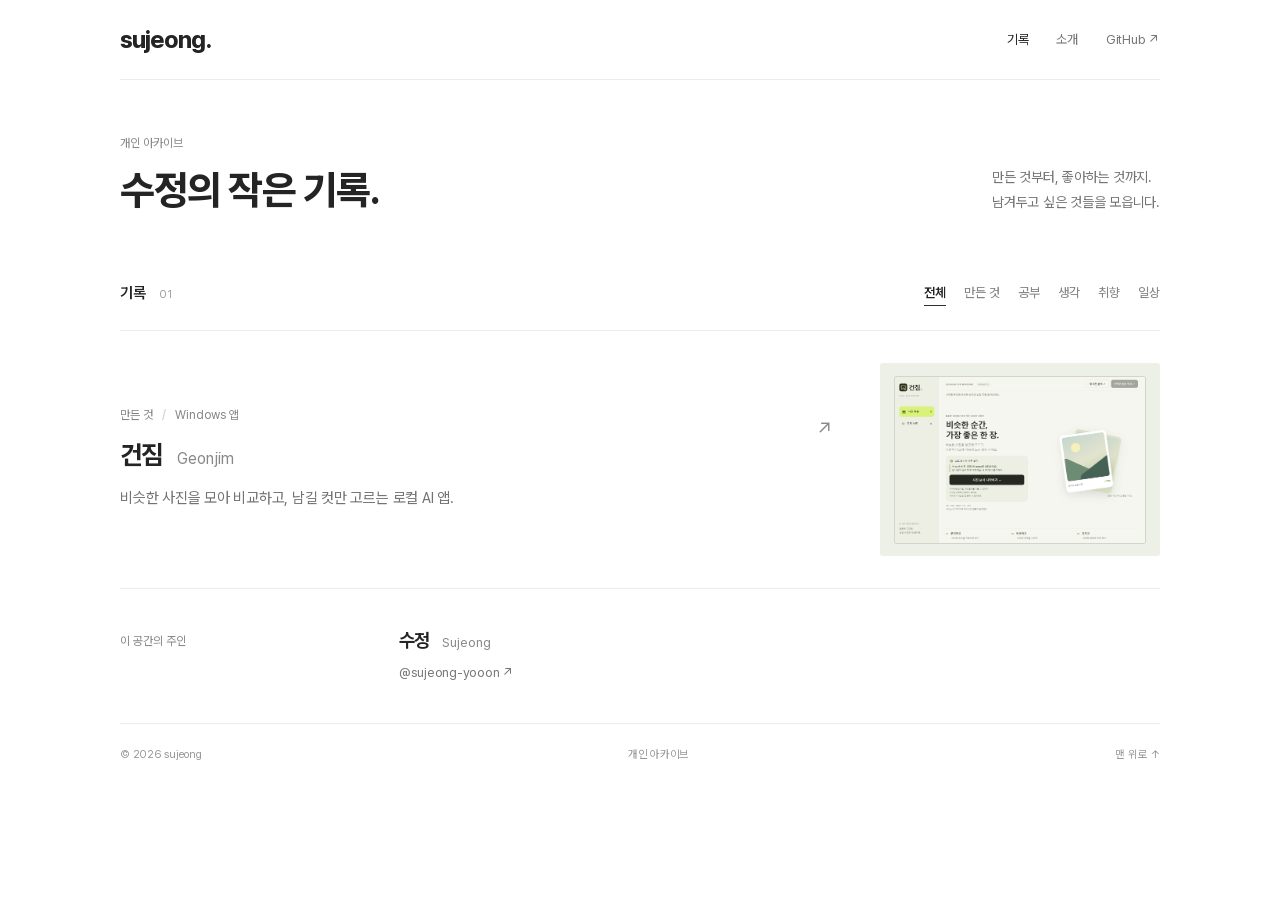
<file: index.html>
<!doctype html>
<html lang="ko"><head><meta charset="utf-8"><meta name="viewport" content="width=device-width,initial-scale=1"><meta name="robots" content="noindex,nofollow"><meta name="description" content="수정의 개인 아카이브."><title>수정의 기록 · Sujeong</title><link rel="icon" href="assets/favicon.svg" type="image/svg+xml"><link rel="stylesheet" href="styles.css"><link rel="stylesheet" href="archive.css"><link rel="preload" href="assets/fonts/PretendardVariable.woff2" as="font" type="font/woff2" crossorigin><link rel="stylesheet" href="typography.css"><script src="app.js" defer></script></head>
<body class="personal-archive"><a class="skip" href="#main">본문으로 이동</a>
<header class="site-nav"><div class="nav-inner"><a class="wordmark" href="./">sujeong<span>.</span></a><nav aria-label="주요 메뉴"><a href="#entries" class="current">기록</a><a href="#about">소개</a><a href="https://github.com/sujeong-yooon" target="_blank" rel="noopener noreferrer" aria-label="GitHub 프로필 새 창에서 열기">GitHub ↗</a></nav></div></header>
<main id="main" class="wrap"><section class="archive-intro"><div><span class="small-label">개인 아카이브</span><h1>수정의 작은 기록<span>.</span></h1></div><p>만든 것부터, 좋아하는 것까지.<br> 남겨두고 싶은 것들을 모읍니다.</p></section>
<section id="entries" aria-labelledby="entries-title"><div class="archive-tools"><h2 id="entries-title">기록 <span id="entry-count">01</span></h2><div class="filters" role="group" aria-label="기록 분류"><button class="active" data-filter="all" aria-pressed="true">전체</button><button data-filter="made" aria-pressed="false">만든 것</button><button data-filter="study" aria-pressed="false">공부</button><button data-filter="thought" aria-pressed="false">생각</button><button data-filter="taste" aria-pressed="false">취향</button><button data-filter="daily" aria-pressed="false">일상</button></div></div>
<div class="entry-grid" aria-live="polite"><article class="entry" data-category="made"><a class="entry-cover archive-cover" href="projects/geonjim.html" aria-label="건짐 프로젝트 보기"><div class="cover-identity"><span class="project-number">01 / PROJECT</span><div><img src="assets/geonjim-icon.svg" alt="" width="56" height="56"><strong>Geonjim<span>건짐</span></strong></div><p>Photo curation,<br>on your device.</p><span class="cover-platform">Windows · Local AI</span></div><div class="screen-mat"><img class="real-screen" src="assets/geonjim-screen.png" alt="건짐 0.2.3 실제 사진 분석 시작 화면" width="1280" height="850" fetchpriority="high"></div></a><div class="entry-caption"><div><div class="entry-meta"><span>만든 것</span><span class="meta-divider">/</span><span>Windows 앱</span></div><h3><a href="projects/geonjim.html">건짐 <span>Geonjim</span></a></h3><p>비슷한 사진을 모아 비교하고, 남길 컷만 고르는 로컬 AI 앱.</p></div><a class="entry-arrow" href="projects/geonjim.html" aria-label="건짐 프로젝트 보기">↗</a></div></article></div>
<p id="empty-entries" class="empty-state" role="status" hidden>아직 게시한 기록이 없어요.</p></section>
<section id="about" class="archive-about"><span class="small-label">이 공간의 주인</span><div><h2>수정 <span>Sujeong</span></h2><a href="https://github.com/sujeong-yooon" target="_blank" rel="noopener noreferrer">@sujeong-yooon ↗</a></div></section></main>
<footer class="wrap site-footer"><span>© <span data-year>2026</span> sujeong</span><span>개인 아카이브</span><a href="#main">맨 위로 ↑</a></footer></body></html>
</file>
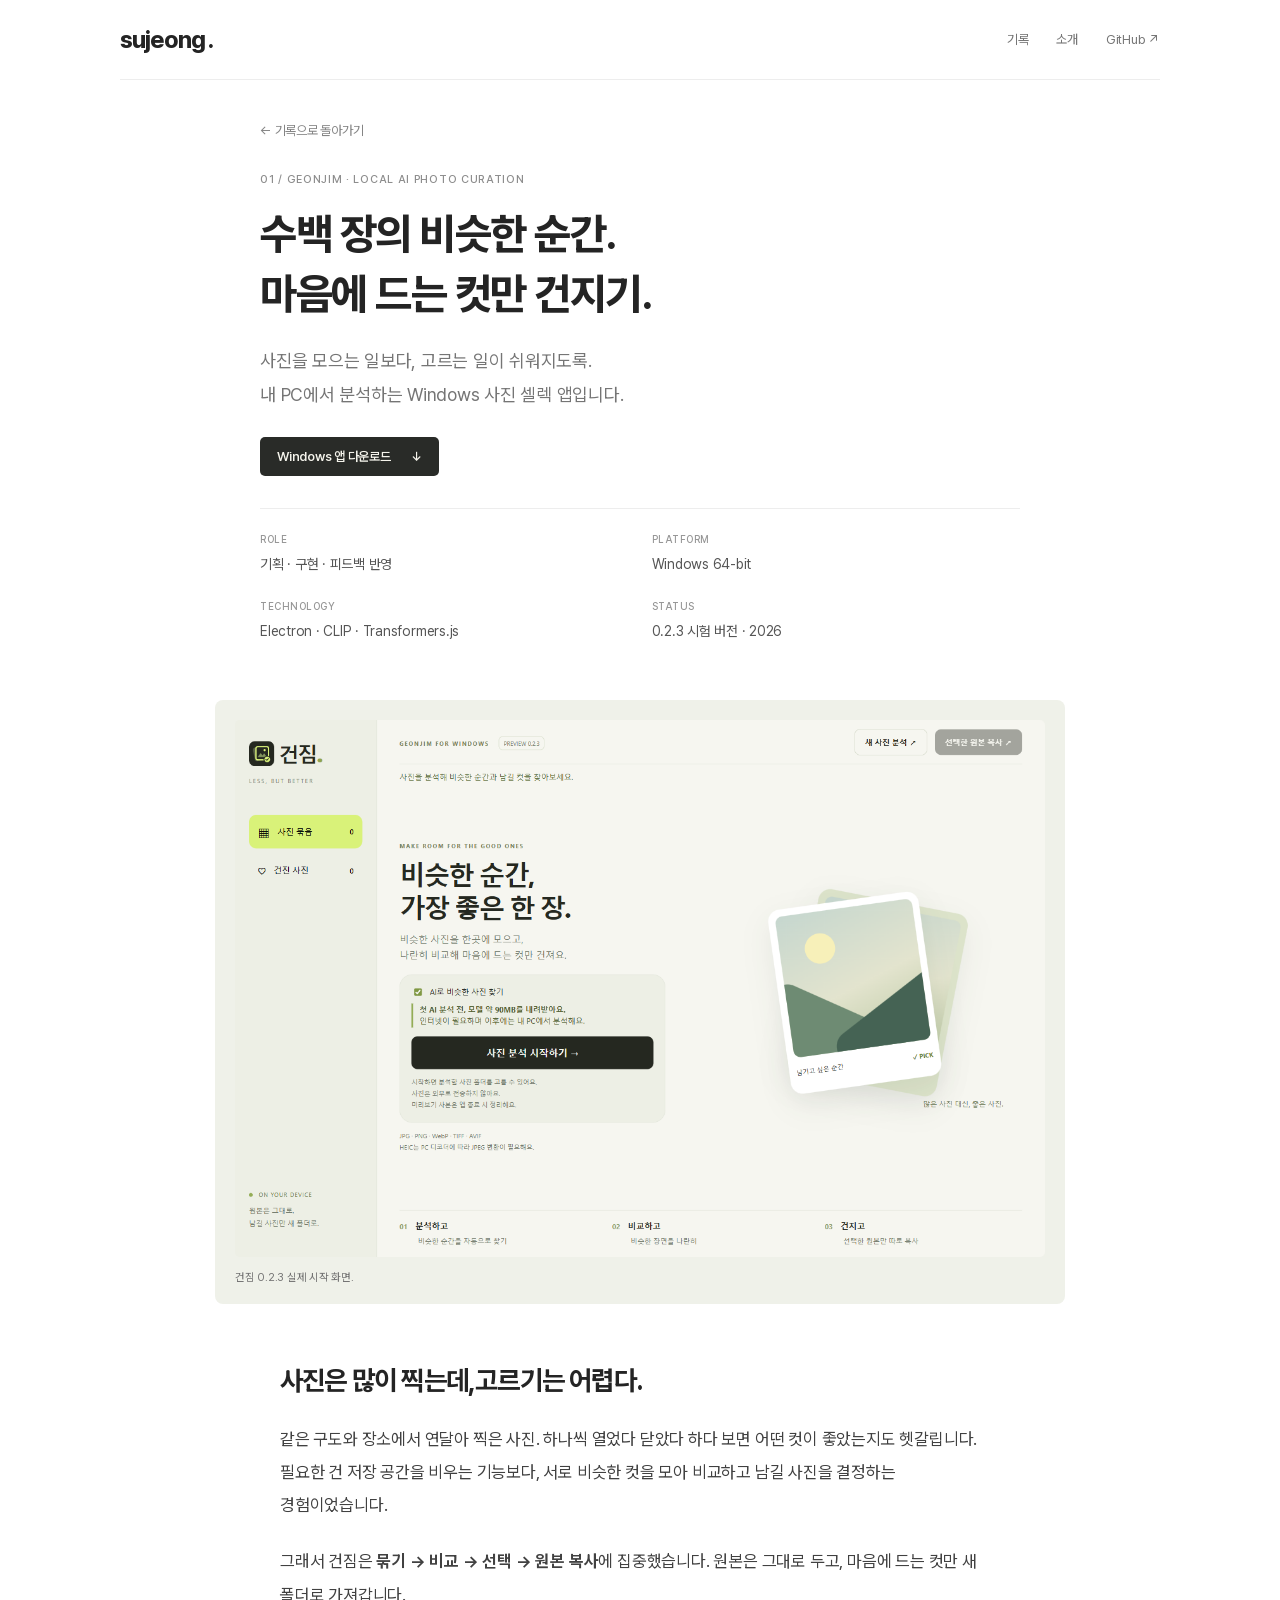
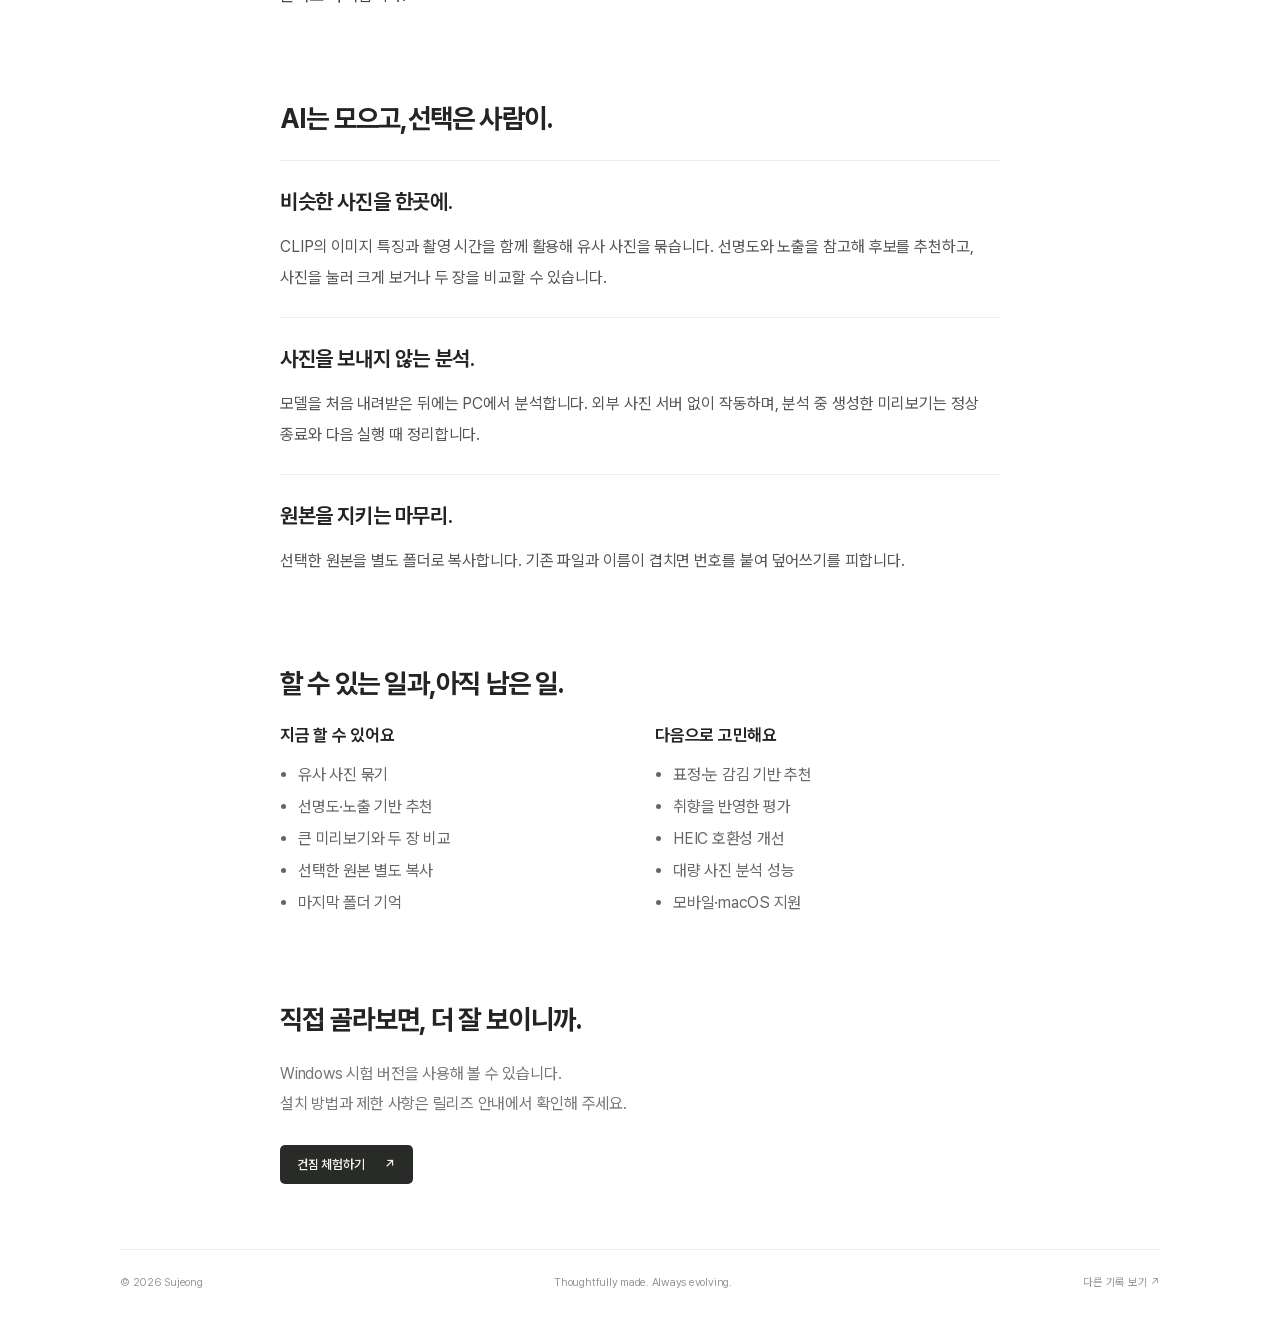
<file: projects/geonjim.html>
<!doctype html><html lang="ko"><head><meta charset="utf-8"><meta name="viewport" content="width=device-width,initial-scale=1"><meta name="robots" content="noindex,nofollow"><meta name="description" content="건짐 — 로컬 AI 사진 셀렉 앱을 만들고 피드백으로 개선한 기록."><title>건짐 — Sujeong</title><link rel="icon" href="../assets/favicon.svg" type="image/svg+xml"><link rel="stylesheet" href="../styles.css"><link rel="preload" href="../assets/fonts/PretendardVariable.woff2" as="font" type="font/woff2" crossorigin><link rel="stylesheet" href="../typography.css"><script src="../app.js" defer></script></head><body>
<a class="skip" href="#main">본문으로 이동</a><header class="site-nav"><div class="nav-inner"><a class="wordmark" href="../" aria-label="Sujeong 홈">sujeong<span>.</span></a><nav aria-label="주요 메뉴"><a href="../#entries">기록</a><a href="../#about">소개</a><a class="nav-contact" href="https://github.com/sujeong-yooon" target="_blank" rel="noopener noreferrer">GitHub ↗</a></nav></div></header>
<main id="main" class="wrap"><section class="case-hero"><a class="breadcrumb" href="../#entries">← 기록으로 돌아가기</a><p class="eyebrow">01 / GEONJIM · LOCAL AI PHOTO CURATION</p><h1>수백 장의 비슷한 순간.<br>마음에 드는 컷만 건지기.</h1><p class="case-lead">사진을 모으는 일보다, 고르는 일이 쉬워지도록.<br>내 PC에서 분석하는 Windows 사진 셀렉 앱입니다.</p><div class="case-actions"><a class="round-link" href="https://github.com/sujeong-yooon/geonjim-releases/releases/tag/v0.2.3" target="_blank" rel="noopener noreferrer">Windows 앱 다운로드 <span aria-hidden="true">↓</span></a></div><dl class="case-meta"><div><dt>ROLE</dt><dd>기획 · 구현 · 피드백 반영</dd></div><div><dt>PLATFORM</dt><dd>Windows 64-bit</dd></div><div><dt>TECHNOLOGY</dt><dd>Electron · CLIP · Transformers.js</dd></div><div><dt>STATUS</dt><dd>0.2.3 시험 버전 · 2026</dd></div></dl></section>
<figure class="case-image"><img src="../assets/geonjim-screen.png" alt="건짐 사진 분석 시작 화면" width="1280" height="850"><figcaption class="muted" style="font-size:11px;margin-top:14px">건짐 0.2.3 실제 시작 화면.</figcaption></figure>
<section class="case-section"><h2><span>THE PROBLEM</span>사진은 많이 찍는데,<br>고르기는 어렵다.</h2><div class="case-body"><p>같은 구도와 장소에서 연달아 찍은 사진. 하나씩 열었다 닫았다 하다 보면 어떤 컷이 좋았는지도 헷갈립니다. 필요한 건 저장 공간을 비우는 기능보다, 서로 비슷한 컷을 모아 비교하고 남길 사진을 결정하는 경험이었습니다.</p><p>그래서 건짐은 <strong>묶기 → 비교 → 선택 → 원본 복사</strong>에 집중했습니다. 원본은 그대로 두고, 마음에 드는 컷만 새 폴더로 가져갑니다.</p></div></section>
<section class="case-section"><h2><span>THE EXPERIENCE</span>AI는 모으고,<br>선택은 사람이.</h2><div class="case-body"><div class="decision"><h3>비슷한 사진을 한곳에.</h3><p>CLIP의 이미지 특징과 촬영 시간을 함께 활용해 유사 사진을 묶습니다. 선명도와 노출을 참고해 후보를 추천하고, 사진을 눌러 크게 보거나 두 장을 비교할 수 있습니다.</p></div><div class="decision"><h3>사진을 보내지 않는 분석.</h3><p>모델을 처음 내려받은 뒤에는 PC에서 분석합니다. 외부 사진 서버 없이 작동하며, 분석 중 생성한 미리보기는 정상 종료와 다음 실행 때 정리합니다.</p></div><div class="decision"><h3>원본을 지키는 마무리.</h3><p>선택한 원본을 별도 폴더로 복사합니다. 기존 파일과 이름이 겹치면 번호를 붙여 덮어쓰기를 피합니다.</p></div></div></section>


<section class="case-section"><h2><span>HONEST SCOPE</span>할 수 있는 일과,<br>아직 남은 일.</h2><div class="scope"><div><h3>지금 할 수 있어요</h3><ul><li>유사 사진 묶기</li><li>선명도·노출 기반 추천</li><li>큰 미리보기와 두 장 비교</li><li>선택한 원본 별도 복사</li><li>마지막 폴더 기억</li></ul></div><div><h3>다음으로 고민해요</h3><ul><li>표정·눈 감김 기반 추천</li><li>취향을 반영한 평가</li><li>HEIC 호환성 개선</li><li>대량 사진 분석 성능</li><li>모바일·macOS 지원</li></ul></div></div></section>
<section class="case-end"><h2>직접 골라보면, 더 잘 보이니까.</h2><p>Windows 시험 버전을 사용해 볼 수 있습니다.<br>설치 방법과 제한 사항은 릴리즈 안내에서 확인해 주세요.</p><a class="round-link" href="https://github.com/sujeong-yooon/geonjim-releases/releases/tag/v0.2.3" target="_blank" rel="noopener noreferrer">건짐 체험하기 <span aria-hidden="true">↗</span></a></section></main>
<footer class="wrap site-footer"><span>© <span data-year>2026</span> Sujeong</span><span>Thoughtfully made. Always evolving.</span><a href="../#entries">다른 기록 보기 ↗</a></footer></body></html>
</file>
<file: styles.css>
:root{--bg:#faf9f6;--ink:#272725;--muted:#77766f;--line:#e5e3dc;--accent:#b46b3f;--max:1080px}*{box-sizing:border-box}[hidden]{display:none!important}html{scroll-behavior:smooth;scroll-padding-top:100px}body{margin:0;background:var(--bg);color:var(--ink);font-family:-apple-system,BlinkMacSystemFont,'Segoe UI','Malgun Gothic',sans-serif;-webkit-font-smoothing:antialiased;word-break:keep-all}h1,h2,h3,p{margin:0}a{color:inherit;text-decoration:none}button{font:inherit;cursor:pointer;color:inherit;border:0;background:transparent}img{max-width:100%;height:auto;display:block}a:focus-visible,button:focus-visible{outline:3px solid #8b9a65;outline-offset:5px}::selection{background:#e9e5ce}.wrap,.nav-inner{width:min(var(--max),calc(100% - 80px));margin:auto}.site-nav{position:sticky;top:0;z-index:20;background:rgba(250,249,246,.94);backdrop-filter:blur(20px)}.nav-inner{height:86px;display:flex;align-items:center;justify-content:space-between}.wordmark{font-size:26px;letter-spacing:-1.3px;font-weight:720;display:flex;align-items:baseline;gap:1px}.wordmark>span{font-size:9px;color:var(--accent);margin-left:2px}.wordmark small{font-size:10px;color:var(--muted);font-weight:400;margin-left:16px;letter-spacing:.7px}nav{display:flex;gap:27px;font-size:12px}nav a:hover{color:var(--accent)}.skip{position:absolute;top:-100px;z-index:50;padding:15px;background:white}.skip:focus{top:5px}.eyebrow{font-size:9px;letter-spacing:1.7px;color:#8c8a80;font-weight:500}.accent{color:var(--accent)}.journal-intro{display:flex;align-items:center;justify-content:space-between;gap:30px;padding:60px 0 65px}.journal-intro h1{font-size:48px;line-height:1.35;letter-spacing:-2.4px;font-weight:650;margin:22px 0 17px}.intro-description{font-size:14px;line-height:1.95;color:var(--muted)}.paper-note{position:relative;padding:26px 30px;background:#f1eddf;transform:rotate(5deg);width:235px;margin-right:35px;box-shadow:1px 8px 14px #6c62440a}.paper-note:before{content:'';position:absolute;background:#ddd4b883;width:70px;height:20px;top:-10px;left:80px;transform:rotate(-8deg)}.paper-note>span{font-size:8px;letter-spacing:2px;color:#9b927c}.paper-note p{font-size:17px;line-height:1.8;letter-spacing:-.4px;margin:20px 0 15px;color:#686253}.paper-note i{display:block;text-align:right;font:italic 15px Georgia,serif;color:#ac7756}.journal-toolbar{border-top:1px solid var(--line);padding:28px 0 25px;display:flex;justify-content:space-between;align-items:center;gap:24px}.journal-toolbar h2{font-size:16px;letter-spacing:-.3px;font-weight:650}.journal-toolbar h2>span{font-size:10px;color:#a39e91;font-weight:400;margin-left:7px}.journal-toolbar>div>p{font-size:11px;color:#9b978d;margin-top:8px}.filters{display:flex;gap:5px;flex-wrap:wrap}.filters button{border-radius:20px;padding:8px 13px;font-size:11px;color:#8e8a80}.filters button.active{background:#2c2d28;color:#faf9f6}.filters button:hover:not(.active){background:#eeece5}.entry-grid{display:grid;grid-template-columns:repeat(2,minmax(0,1fr));gap:48px 30px}.entry-cover{display:flex;position:relative;width:100%;aspect-ratio:1.45;overflow:hidden;border-radius:8px;text-align:left;transition:transform .25s}.entry-cover:hover{transform:translateY(-3px)}.photo-cover{background:#e7ecde;padding:24px;flex-direction:column;justify-content:space-between}.cover-caption{display:flex;justify-content:space-between;align-items:center;font-size:8px;letter-spacing:1px;color:#778063;gap:10px}.cover-caption>span:first-child{display:flex;align-items:center;gap:8px;font-size:12px;font-weight:600;letter-spacing:0;color:#414b32}.cover-caption img{width:24px;height:24px}.photo-cover .real-screen{width:86%;height:auto;max-height:74%;object-fit:contain;align-self:center;border:1px solid #cad1bd;border-radius:5px;box-shadow:0 10px 25px #45553222}.cover-bottom{font-size:9px;color:#7c856b;letter-spacing:.3px}.entry-meta{display:flex;justify-content:space-between;align-items:center;gap:15px;margin-top:18px;font-size:10px;color:#aaa59a}.entry-tag{font-size:10px;color:#8b795c;background:#eeeae1;border-radius:3px;padding:4px 6px}.entry h3{font-size:20px;line-height:1.5;letter-spacing:-.65px;font-weight:630;margin:12px 0 9px}.entry h3 a:hover,.title-button:hover{color:var(--accent)}.entry>p{font-size:12px;line-height:1.9;color:var(--muted)}.entry-read{display:inline-block;padding:0;font-size:10px;font-weight:500;color:#8f8a7d;letter-spacing:.1px;margin-top:15px}.entry-read:hover{color:var(--ink)}.title-button{font:inherit;text-align:left;padding:0;letter-spacing:inherit}.ux-cover{background:#eeeae0;flex-direction:column;justify-content:center;align-items:center;padding:35px}.cover-kicker{font-size:8px;letter-spacing:1.5px;position:absolute;top:25px;left:27px;color:#9a917f}.ux-before,.ux-after{display:flex;align-items:center;justify-content:space-between;width:66%;font-size:13px;border-radius:7px;padding:15px 20px}.ux-before{background:#e2ded2;color:#9a9588}.ux-after{background:#3d4934;color:#edf1e8;box-shadow:0 8px 15px #57654613}.ux-before i,.ux-after i{font-style:normal}.drawn-arrow{font-size:25px;color:#c2a17c;line-height:1.5}.ux-cover>p{font-size:12px;color:#9a8268;transform:rotate(-3deg);margin-top:22px}.paper-number{position:absolute;right:24px;bottom:18px;color:#b0a793;font:italic 9px Georgia,serif}.music-cover{background:#e9e4eb;align-items:center;justify-content:center}.album{width:170px;height:215px;padding:17px;transform:rotate(-8deg) translateX(-25px);background:#c9bfdd;box-shadow:0 12px 25px #79628b18;display:flex;flex-direction:column;justify-content:space-between;color:#51445f;z-index:1}.album strong{font-family:Georgia,serif;font-weight:400;letter-spacing:-1.4px;font-size:37px;line-height:1}.album span{font-size:6px;letter-spacing:1px}.record{width:200px;height:200px;background:repeating-radial-gradient(circle,#27272b 0 2px,#343438 3px 4px);border-radius:50%;position:absolute;transform:translateX(55px) rotate(8deg)}.record:after{content:'';position:absolute;background:#ece4c9;width:60px;height:60px;border-radius:50%;inset:70px}.idea-caption{position:absolute;right:25px;bottom:20px;color:#8c7b94;font-size:10px}.security-cover{background:#30352f;flex-direction:column;justify-content:center;padding:45px;color:#f4f2e8}.security-cover .cover-kicker{color:#8b9a86}.security-cover>strong{font-size:29px;line-height:1.5;font-weight:550;letter-spacing:-1px;margin-top:10px}.audit-graphic{margin-top:22px}.audit-graphic>span{font-size:36px;font-weight:350;letter-spacing:-1px;color:#9aa491}.audit-graphic i{font-style:normal;font-size:21px;padding:0 17px;color:#65705e}.audit-graphic b{color:#d6e8a1;font-weight:500}.audit-graphic small{font-size:8px;display:block;margin-top:5px;color:#8e9c86}.security-cover .cover-bottom{position:absolute;bottom:20px;left:45px;color:#8e9c86}.journal-about{margin-top:75px;padding:45px 0 65px;border-top:1px solid var(--line);display:grid;grid-template-columns:1fr 1.2fr;gap:50px}.journal-about .eyebrow{font-size:8px}.journal-about h2{font-size:24px;letter-spacing:-.8px;margin-top:18px;font-weight:600}.journal-about p:not(.eyebrow){font-size:12px;line-height:2;color:var(--muted)}.journal-about .muted{margin-top:15px;font-size:11px}.site-footer{padding:26px 0 35px;border-top:1px solid var(--line);display:flex;justify-content:space-between;gap:16px;font-size:9px;color:var(--muted)}dialog{border:0;border-radius:12px;background:var(--bg);color:var(--ink);box-shadow:0 30px 120px #0003}dialog::backdrop{background:#26251f70;backdrop-filter:blur(8px)}.note-dialog{width:min(570px,90vw);padding:55px 40px 40px}.dialog-close{position:absolute;top:13px;right:18px;font-size:12px;padding:6px;color:var(--muted)}.note-dialog h2{font-size:30px;font-weight:550;line-height:1.4;margin:20px 0;letter-spacing:-1px}.note-dialog p,.note-dialog li{font-size:13px;line-height:2}.note-dialog ol{padding-left:22px;margin:24px 0}.muted{color:var(--muted)}.note-dialog .muted{font-size:11px}.breadcrumb{display:inline-block;color:var(--muted);font-size:12px;margin-bottom:40px}.case-hero{max-width:820px;margin:auto;padding:40px 0 45px}.case-hero h1{font-size:44px;letter-spacing:-1.9px;line-height:1.4;font-weight:600;margin:22px 0}.case-lead{font-size:16px;color:var(--muted);line-height:1.9;margin-bottom:25px}.case-actions{display:flex;align-items:center;gap:24px;flex-wrap:wrap}.round-link{background:#3d4934;color:#f5f4ec;border-radius:5px;padding:12px 18px;font-size:12px;display:inline-flex;align-items:center;gap:20px}.text-link{font-size:12px;color:#747c5e}.case-meta{display:grid;grid-template-columns:repeat(2,1fr);gap:23px;border-top:1px solid var(--line);margin-top:35px;padding-top:25px}.case-meta dt{font-size:8px;color:var(--muted);letter-spacing:1px;margin-bottom:8px}.case-meta dd{margin:0;font-size:12px;line-height:1.7}.case-image{max-width:820px;margin:0 auto 35px;background:#e7ecde;border-radius:8px;padding:25px}.case-image img{border-radius:5px;width:100%;height:auto}.case-section{max-width:760px;margin:auto;padding:35px 0}.case-section h2{font-size:27px;font-weight:600;line-height:1.5;margin-bottom:25px;letter-spacing:-.8px}.case-section h2 br{display:none}.case-section h2 span{display:block;font-size:9px;font-weight:400;letter-spacing:1.5px;color:var(--muted);margin-bottom:14px}.case-body>p{font-size:15px;line-height:2.1;color:#64635b;margin-bottom:22px}.decision{padding:22px 0;border-top:1px solid var(--line)}.decision h3{font-size:18px;font-weight:600;letter-spacing:-.4px;margin-bottom:12px}.decision p{font-size:14px;line-height:2;color:var(--muted)}.decision small{display:block;margin-top:12px;color:#7b8564;font-size:11px}.scope{display:grid;grid-template-columns:1fr 1fr;gap:30px}.scope h3{font-size:16px}.scope ul{padding-left:18px;font-size:14px;color:var(--muted);line-height:2}.case-end{padding:45px 0 75px;max-width:760px;margin:auto}.case-end h2{font-size:28px;font-weight:600;letter-spacing:-1px}.case-end p{font-size:13px;line-height:2;color:var(--muted);margin:18px 0 25px}
@media(max-width:750px){.wrap,.nav-inner{width:calc(100% - 40px)}.nav-inner{height:74px}.wordmark{font-size:24px}.wordmark small{display:none}.journal-intro{padding:40px 0 45px}.journal-intro h1{font-size:39px;letter-spacing:-1.8px}.paper-note{width:180px;margin-right:8px;padding:20px}.paper-note:before{left:55px}.paper-note p{font-size:14px}.journal-toolbar{align-items:flex-start;flex-direction:column;gap:20px}.filters button{padding:7px 12px}.entry-grid{gap:38px 22px}.entry-cover{aspect-ratio:1.25}.photo-cover{padding:16px}.cover-caption>span:last-child{display:none}.photo-cover .real-screen{width:98%}.entry h3{font-size:17px}.entry>p{font-size:11px}.ux-cover{padding:25px 15px}.cover-kicker{font-size:6px;left:17px;top:17px}.ux-before,.ux-after{width:85%;font-size:10px;padding:10px 12px}.drawn-arrow{font-size:19px}.ux-cover>p{font-size:9px;margin-top:16px}.album{width:125px;height:165px;padding:12px}.album strong{font-size:28px}.album span{font-size:5px}.record{width:145px;height:145px;transform:translateX(37px)}.record:after{inset:50px;width:45px;height:45px}.idea-caption{font-size:8px;right:18px;bottom:15px}.security-cover{padding:28px}.security-cover>strong{font-size:22px}.audit-graphic{margin-top:15px}.audit-graphic>span{font-size:28px}.audit-graphic small{font-size:6px}.security-cover .cover-bottom{left:28px;bottom:15px;font-size:7px}.journal-about{gap:25px;grid-template-columns:1fr;margin-top:55px;padding:35px 0 45px}.case-hero h1{font-size:36px}.note-dialog{padding:50px 25px 30px}}
@media(max-width:480px){nav{gap:19px;font-size:11px}.journal-intro{display:block;padding:35px 0 40px}.journal-intro h1{font-size:37px}.intro-description{font-size:12px}.paper-note{display:none}.entry-grid{grid-template-columns:1fr;gap:35px}.entry-cover{aspect-ratio:1.45}.entry h3{font-size:19px}.entry>p{font-size:12px}.entry-meta{margin-top:14px}.entry-read{font-size:11px}.photo-cover{padding:20px}.photo-cover .real-screen{width:87%}.ux-before,.ux-after{width:70%;font-size:12px;padding:13px 17px}.cover-kicker{font-size:7px;left:23px;top:23px}.ux-cover>p{font-size:11px}.album{width:155px;height:195px;padding:16px}.album strong{font-size:34px}.record{width:180px;height:180px;transform:translateX(50px)}.record:after{inset:62px;width:56px;height:56px}.security-cover{padding:35px}.security-cover>strong{font-size:27px}.security-cover .cover-bottom{left:35px;font-size:8px}.audit-graphic>span{font-size:32px}.audit-graphic small{font-size:8px}.site-footer{gap:8px;font-size:8px}.case-hero h1{font-size:32px;letter-spacing:-1px}.case-hero{padding:25px 0}.case-lead{font-size:14px}.case-image{padding:14px}.case-section{padding:25px 0}.case-section h2{font-size:24px}.scope{grid-template-columns:1fr}}
@media(prefers-reduced-motion:reduce){html{scroll-behavior:auto}*,*:before,*:after{transition:none!important;animation:none!important}}

#empty-entries{padding:45px 0 65px;text-align:center;font-size:13px;line-height:1.8}
</file>
<file: archive.css>
/* Quiet editorial archive. No generated entries or ornamental copy. */
.personal-archive{--bg:#f7f7f3;--ink:#272b29;--muted:#747974;--line:#dfe2dc;--accent:#6d775f;--max:1120px;background:var(--bg)}
.personal-archive .site-nav{background:rgba(247,247,243,.93)}
.personal-archive .nav-inner{height:86px;border-bottom:1px solid var(--line)}
.personal-archive .wordmark{font-family:Georgia,'Times New Roman',serif;font-style:italic;font-weight:500;font-size:30px;letter-spacing:-1.5px}
.personal-archive .wordmark>span{font:inherit;color:#8d9a71;margin:0}
.personal-archive nav{gap:30px;color:#777c75;font-size:11px}
.personal-archive nav .current{color:#272b29}
.archive-intro{padding:66px 0 57px;display:flex;align-items:flex-end;justify-content:space-between;gap:35px}
.small-label{font-size:10px;color:#858c82;letter-spacing:.3px}
.archive-intro h1{font-family:'Batang','Noto Serif KR',serif;font-size:46px;font-weight:500;line-height:1.4;letter-spacing:-2px;margin-top:17px}
.archive-intro h1>span{color:#8d9a71}
.archive-intro>p{font-size:12px;line-height:1.95;color:#858a82;padding-bottom:6px}
.archive-tools{display:flex;justify-content:space-between;align-items:center;gap:25px;padding:20px 0;border-top:1px solid var(--line)}
.archive-tools h2{font-size:12px;font-weight:500;letter-spacing:.2px;white-space:nowrap}
.archive-tools h2>span{color:#8c9387;font-size:9px;font-weight:400;margin-left:8px;font-family:Georgia,serif}
.personal-archive .filters{gap:22px}
.personal-archive .filters button{padding:6px 0;border-radius:0;font-size:10px;color:#94998f;position:relative}
.personal-archive .filters button.active{color:#2b3029;background:none}
.personal-archive .filters button.active:after{content:'';position:absolute;height:1px;background:#2b3029;bottom:0;left:0;right:0}
.personal-archive .filters button:hover:not(.active){background:none;color:#2b3029}
.personal-archive .entry-grid{display:block}
.personal-archive .entry-cover{border-radius:3px;transition:filter .25s;aspect-ratio:auto}
.personal-archive .entry-cover:hover{transform:none;filter:brightness(.98)}
.archive-cover{display:grid;grid-template-columns:24% 76%;background:#e6e9df;min-height:470px;position:relative;padding:39px 40px}
.cover-identity{display:flex;flex-direction:column;justify-content:center;padding-right:25px}
.project-number{font-size:8px;letter-spacing:1.2px;color:#949d87;position:absolute;top:33px;left:40px}
.cover-identity img{width:48px;height:48px;margin-bottom:20px;border-radius:12px}
.cover-identity strong{font-size:28px;letter-spacing:-1.1px;font-weight:550;line-height:1.25}
.cover-identity strong>span{display:block;font-size:11px;font-weight:400;letter-spacing:0;margin-top:10px;color:#747e64}
.cover-identity p{font-size:12px;line-height:1.7;color:#838d77;margin-top:27px;font-family:Georgia,serif;font-style:italic}
.cover-platform{font-size:8px;color:#949d87;letter-spacing:.5px;position:absolute;bottom:31px;left:40px}
.screen-mat{min-width:0;display:flex;align-items:center;justify-content:center}
.personal-archive .screen-mat .real-screen{width:100%;height:auto;object-fit:contain;border:1px solid #d1d7c7;border-radius:4px;box-shadow:0 12px 25px #53634312}
.entry-caption{display:flex;justify-content:space-between;align-items:center;padding:23px 0 29px;border-bottom:1px solid var(--line)}
.personal-archive .entry-meta{margin:0;justify-content:flex-start;gap:10px;font-size:9px;color:#8b9385}
.meta-divider{color:#c4c9be}
.personal-archive .entry h3{font-size:22px;letter-spacing:-.5px;font-weight:550;margin:12px 0 9px}
.personal-archive .entry h3 span{font-size:13px;color:#949b8e;letter-spacing:0;font-weight:400;margin-left:9px}
.entry-caption p{font-size:12px;line-height:1.8;color:#7d8477}
.entry-arrow{display:flex;align-items:center;justify-content:center;width:40px;height:40px;flex-shrink:0;margin-left:20px;border:1px solid #d9dfd1;border-radius:50%;color:#79886a;font-size:21px;transition:background .2s}
.entry-arrow:hover{background:#e6e9df}
.archive-about{display:grid;grid-template-columns:1fr 3fr;gap:40px;padding:45px 0 55px;margin-top:20px}
.archive-about .small-label{padding-top:5px}
.archive-about h2{font-size:18px;font-weight:500;letter-spacing:-.5px}
.archive-about h2 span{font-size:12px;letter-spacing:0;color:#91998b;font-weight:400;margin-left:9px}
.archive-about a{font-size:11px;display:inline-block;color:#8c9683;margin-top:13px}
.personal-archive .site-footer{color:#9ba292;font-size:9px;padding:24px 0 32px}
.empty-state{padding:90px 20px;color:#929a8a;font-size:12px;text-align:center;border-bottom:1px solid var(--line)}
@media(min-width:1500px){.archive-cover{min-height:500px}}
@media(max-width:800px){.archive-intro{padding:45px 0}.archive-intro h1{font-size:36px;letter-spacing:-1.6px}.archive-cover{padding:35px 25px;grid-template-columns:25% 75%;min-height:340px}.project-number{top:25px;left:25px;font-size:7px}.cover-identity{padding-right:15px}.cover-identity strong{font-size:23px}.cover-identity img{width:38px;height:38px;margin-bottom:14px}.cover-identity p{font-size:10px;margin-top:20px}.cover-platform{left:25px;bottom:22px;font-size:7px}.personal-archive .filters{gap:17px}}
@media(max-width:520px){.personal-archive .wrap,.personal-archive .nav-inner{width:calc(100% - 38px)} .personal-archive .nav-inner{height:72px}.personal-archive .wordmark{font-size:27px}.personal-archive nav{gap:19px;font-size:10px}.archive-intro{display:block;padding:38px 0 32px}.archive-intro h1{font-size:32px;letter-spacing:-1.8px;margin-top:12px}.archive-intro>p{font-size:11px;margin-top:18px}.archive-intro>p br{display:none}.archive-tools{padding:17px 0;gap:15px}.personal-archive .filters{gap:16px}.personal-archive .filters button{font-size:9px}.archive-cover{min-height:0;grid-template-columns:1fr;padding:22px 20px 26px;gap:19px}.project-number,.cover-platform,.cover-identity p,.cover-identity strong>span{display:none}.cover-identity{padding:0}.cover-identity>div{display:flex;align-items:center;gap:9px}.cover-identity img{width:25px;height:25px;border-radius:6px;margin:0}.cover-identity strong{font-size:18px;letter-spacing:-.5px}.entry-caption{padding:19px 0 24px}.personal-archive .entry h3{font-size:20px;margin:10px 0 7px}.entry-caption p{font-size:11px;max-width:260px}.entry-arrow{width:32px;height:32px;font-size:17px;margin-left:10px}.archive-about{grid-template-columns:1fr;gap:17px;padding:30px 0 40px}.personal-archive .site-footer{font-size:8px;gap:8px}}
</file>
<file: typography.css>
@font-face{font-family:'Pretendard';font-style:normal;font-weight:100 900;font-display:swap;src:url('assets/fonts/PretendardVariable.woff2') format('woff2')}
:root{--bg:#fff;--ink:#242424;--muted:#737373;--line:#ededed;--max:1040px}
body,body.personal-archive{font-family:'Pretendard',-apple-system,BlinkMacSystemFont,'Segoe UI',sans-serif;background:#fff;color:#242424;font-size:16px;letter-spacing:-.015em;font-synthesis:none}
button,input{font-family:inherit}
body.personal-archive{--bg:#fff;--ink:#242424;--muted:#737373;--line:#ededed;--max:1040px}
.site-nav,.personal-archive .site-nav{background:rgba(255,255,255,.96)}
.wordmark,.personal-archive .wordmark{font-family:inherit;font-style:normal;font-weight:750;font-size:24px;letter-spacing:-1px}
.wordmark>span,.personal-archive .wordmark>span{font-family:inherit;font-style:normal;font-size:inherit;font-weight:inherit;color:#242424}
.nav-inner,.personal-archive .nav-inner{height:80px;border-bottom:1px solid #ededed}
nav,.personal-archive nav{font-size:13px;gap:28px;color:#767676}
.archive-intro{padding:52px 0 38px;align-items:flex-start}
.small-label{font-size:12px;letter-spacing:0;color:#888}
.archive-intro h1{font-family:inherit;font-size:40px;font-weight:750;line-height:1.35;letter-spacing:-1.5px;margin-top:12px}
.archive-intro h1>span{color:#242424}
.archive-intro>p{font-family:inherit;font-size:14px;line-height:1.8;color:#757575;padding-top:33px}
.archive-tools{padding:20px 0 24px;border-top:0;border-bottom:1px solid #ededed}
.archive-tools h2{font-size:15px;font-weight:600}
.archive-tools h2>span{font-family:inherit;font-size:11px;color:#9c9c9c}
.personal-archive .filters button{font-size:13px;font-weight:450;color:#858585}
.personal-archive .filters button.active{font-weight:600;color:#242424}
.personal-archive .entry{display:grid;grid-template-columns:minmax(0,1fr) 280px;gap:45px;align-items:center;padding:32px 0;border-bottom:1px solid #ededed}
.personal-archive .entry-cover{grid-column:2;grid-row:1;min-height:0;border-radius:3px;padding:14px;aspect-ratio:1.45;display:flex;align-items:center;justify-content:center;background:#edf0e6}
.personal-archive .cover-identity{display:none}
.personal-archive .screen-mat{width:100%}
.personal-archive .screen-mat .real-screen{width:100%;border-radius:2px;box-shadow:none}
.personal-archive .entry-caption{grid-column:1;grid-row:1;padding:0;border:0;align-items:flex-start}
.personal-archive .entry-meta{font-size:12px;color:#858585;gap:9px;letter-spacing:0}
.personal-archive .entry h3{font-family:inherit;font-size:26px;font-weight:700;line-height:1.5;letter-spacing:-.8px;margin:13px 0 10px}
.personal-archive .entry h3 span{font-family:inherit;font-size:16px;font-weight:400;color:#888}
.entry-caption p{font-size:15px;line-height:1.9;color:#737373}
.entry-arrow{border:0;color:#8b8b8b;width:22px;font-size:19px;padding-top:4px}
.entry-arrow:hover{background:none;color:#242424}
.archive-about{padding:30px 0 42px;margin-top:10px;grid-template-columns:1fr 3fr;gap:25px}
.archive-about h2{font-size:19px;font-weight:650}
.archive-about h2 span{font-size:13px;color:#888}
.archive-about a{font-size:13px;color:#777}
.site-footer,.personal-archive .site-footer{font-size:11px;color:#969696}
.case-hero{max-width:760px;padding:40px 0}
.breadcrumb{font-size:13px;margin-bottom:35px;color:#858585}
.case-hero>.eyebrow{font-size:11px;letter-spacing:.7px;color:#8d8d8d}
.case-hero h1{font-family:inherit;font-size:43px;font-weight:750;line-height:1.4;letter-spacing:-1.5px;margin:18px 0 20px}
.case-lead{font-size:18px;line-height:1.85;font-weight:400;letter-spacing:-.25px;color:#757575;margin-bottom:26px}
.round-link{font-size:13px;font-weight:550;padding:12px 17px;border-radius:5px;background:#292b28}
.case-meta{grid-template-columns:repeat(2,1fr);gap:23px;padding-top:24px;margin-top:32px;border-color:#ededed}
.case-meta dt{font-size:10px;font-weight:500;letter-spacing:.5px;color:#969696}
.case-meta dd{font-size:14px;font-weight:400;line-height:1.7;color:#555}
.case-image{max-width:850px;background:#eff1e9;padding:20px;margin-bottom:25px}
.case-section{max-width:720px;padding:32px 0}
.case-section h2{font-size:27px;font-weight:700;line-height:1.5;letter-spacing:-.8px;margin-bottom:21px}
.case-section h2>span{display:none}
.case-body>p{font-size:17px;font-weight:400;line-height:1.95;letter-spacing:-.2px;color:#414141;margin-bottom:23px}
.case-body strong{font-weight:650}
.decision{border-color:#ededed;padding:24px 0}
.decision h3{font-size:21px;font-weight:650;line-height:1.6;letter-spacing:-.4px;margin-bottom:12px}
.decision p{font-size:16px;line-height:1.95;letter-spacing:-.1px;color:#555}
.scope h3{font-size:17px;font-weight:650}
.scope li{font-size:16px;line-height:2;color:#666}
.case-end{max-width:720px;padding:35px 0 65px}
.case-end h2{font-size:27px;font-weight:700;line-height:1.5;letter-spacing:-.7px}
.case-end p{font-size:16px;line-height:1.9;color:#777}
.empty-state{font-size:14px;color:#888;padding:65px 20px}
@media(max-width:750px){.archive-intro h1{font-size:34px}.archive-intro{padding:35px 0 30px}.archive-intro>p{padding-top:0;font-size:13px}.personal-archive .entry{grid-template-columns:minmax(0,1fr) 190px;gap:25px}.personal-archive .entry h3{font-size:23px}.entry-caption p{font-size:14px}.case-hero h1{font-size:36px}.case-lead{font-size:17px}}
@media(max-width:520px){.nav-inner,.personal-archive .nav-inner{height:70px}.wordmark,.personal-archive .wordmark{font-size:23px}nav,.personal-archive nav{font-size:12px;gap:19px}.archive-intro{display:block;padding:30px 0 23px}.archive-intro h1{font-size:31px;letter-spacing:-1px}.archive-intro>p{font-size:13px;margin-top:15px}.archive-intro>p br{display:none}.archive-tools{gap:10px;padding:15px 0 18px}.archive-tools h2{font-size:13px}.personal-archive .filters{gap:15px}.personal-archive .filters button{font-size:12px}.personal-archive .entry{grid-template-columns:minmax(0,1fr) 110px;gap:18px;padding:26px 0}.personal-archive .entry-cover{padding:8px;align-self:center;aspect-ratio:1}.personal-archive .entry h3{font-size:21px;margin:10px 0 8px}.personal-archive .entry h3 span{font-size:13px;display:block;margin:2px 0 0}.personal-archive .entry-meta{font-size:10px;gap:6px}.entry-caption p{font-size:13px;line-height:1.75}.entry-arrow{display:none}.archive-about{grid-template-columns:1fr;gap:16px;padding:27px 0 35px}.small-label{font-size:11px}.site-footer,.personal-archive .site-footer{font-size:10px;gap:8px;line-height:1.8}.site-footer>span:nth-child(2){display:none}.case-hero{padding:25px 0}.case-hero h1{font-size:30px;line-height:1.5;letter-spacing:-.9px}.case-lead{font-size:16px;line-height:1.9}.case-meta dd{font-size:13px}.case-image{padding:12px}.case-section{padding:26px 0}.case-section h2{font-size:24px}.case-body>p{font-size:16px;line-height:1.95}.decision h3{font-size:20px}.decision p{font-size:15px}.scope li{font-size:15px}.case-end h2{font-size:23px}.case-end p{font-size:15px}}

.personal-archive .archive-tools{flex-wrap:wrap}.personal-archive .filters{gap:18px}@media(max-width:520px){.personal-archive .filters{gap:13px}.personal-archive .filters button{font-size:11px}}
</file>
